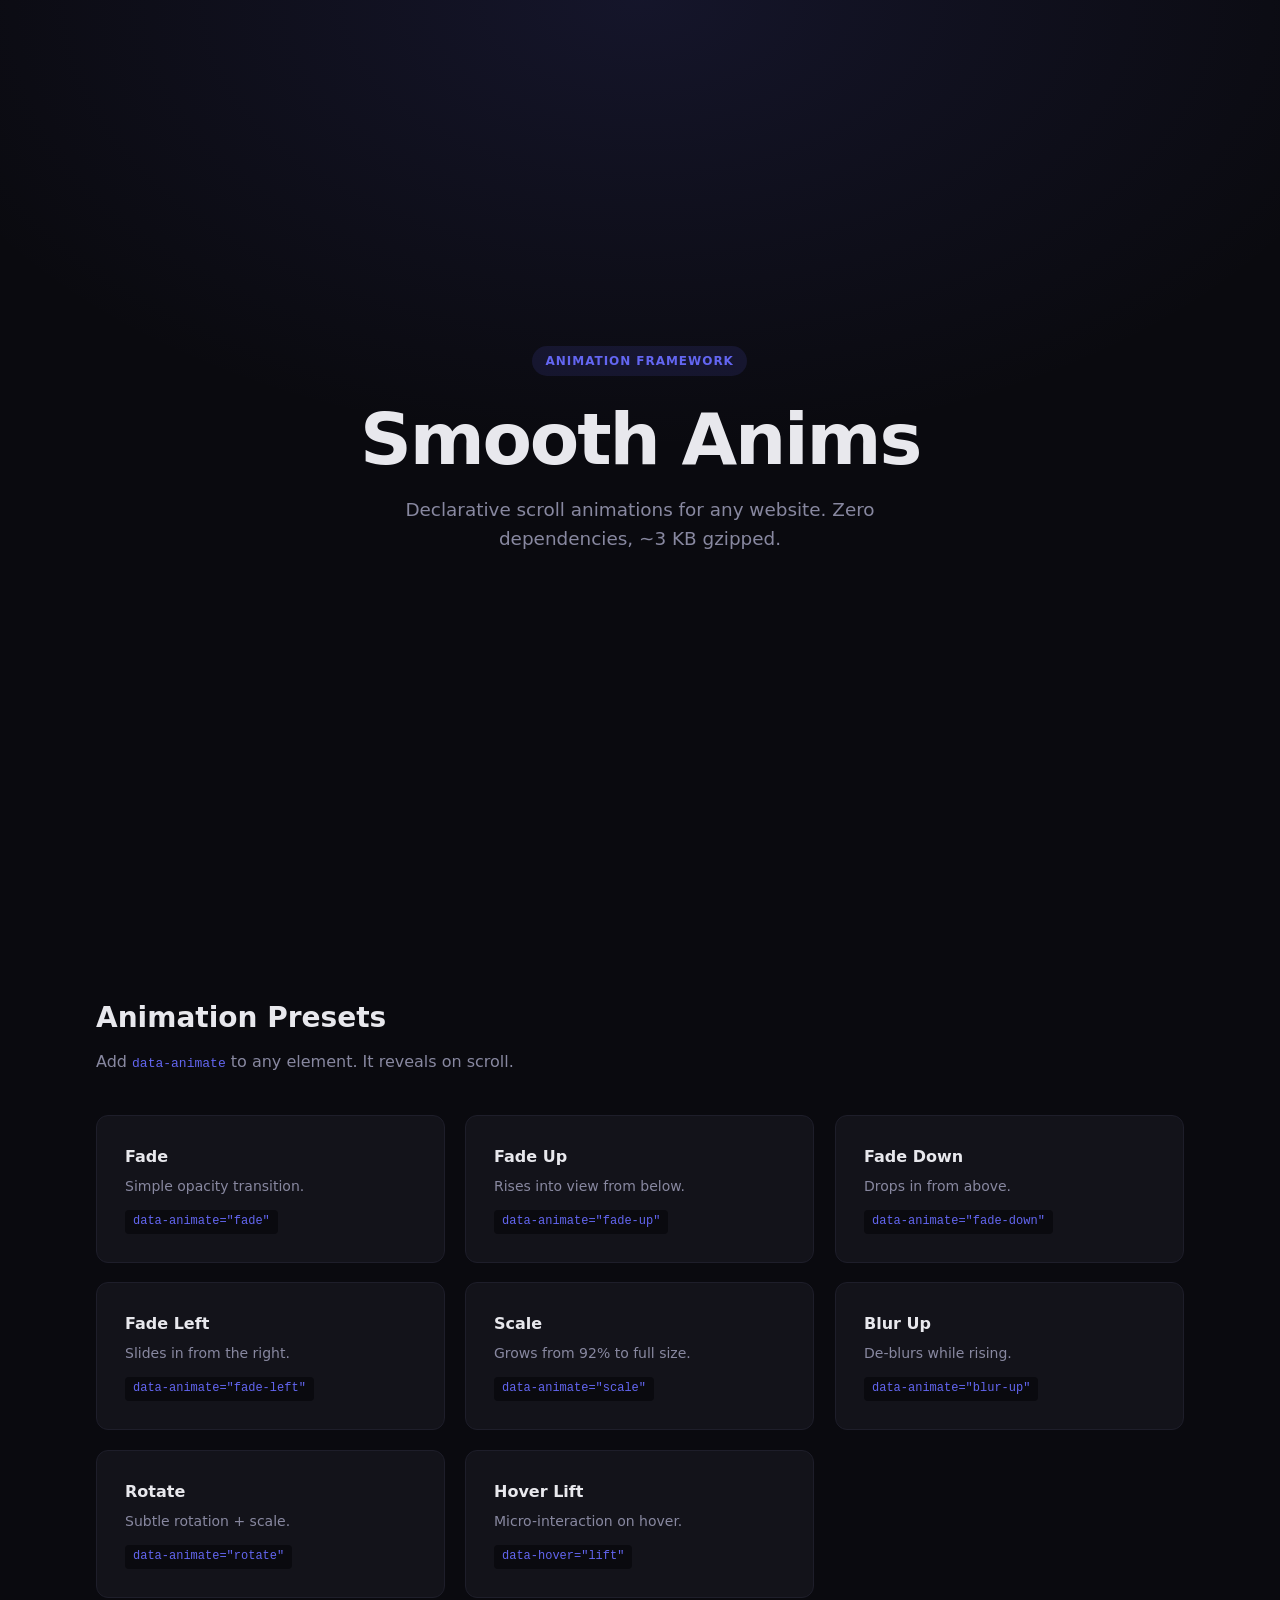
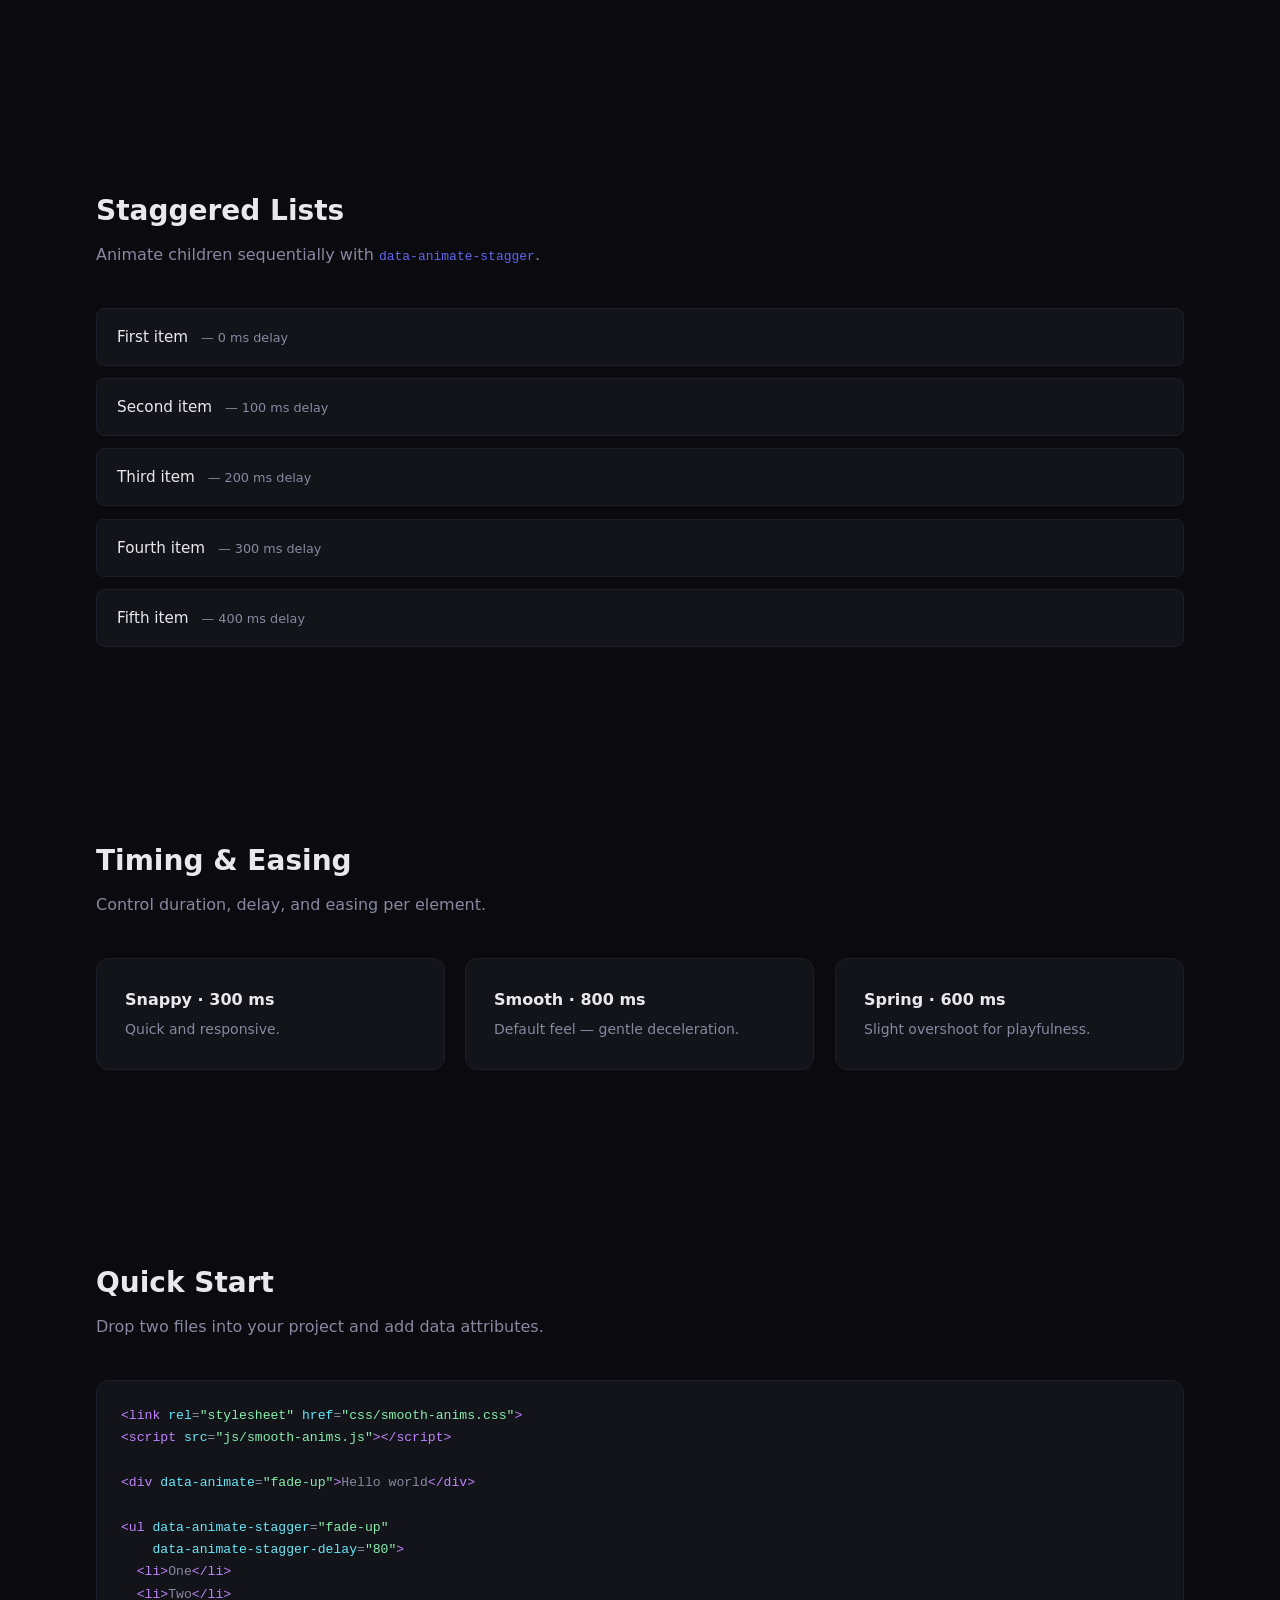
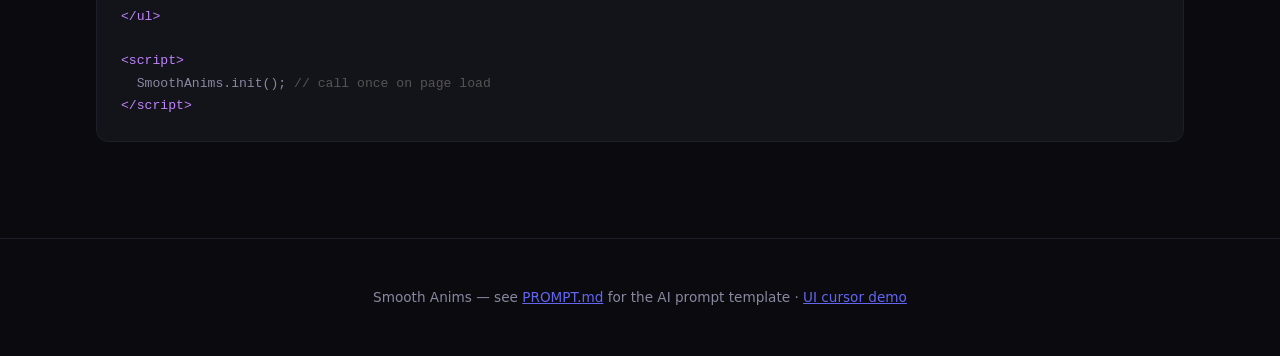
<file: index.html>
<!DOCTYPE html>
<html lang="en">
<head>
  <meta charset="UTF-8">
  <meta name="viewport" content="width=device-width, initial-scale=1.0">
  <title>Smooth Anims — Demo</title>
  <link rel="stylesheet" href="css/smooth-anims.css">
  <style>
    *, *::before, *::after { box-sizing: border-box; margin: 0; padding: 0; }

    :root {
      --bg: #0a0a0f;
      --surface: #13131a;
      --border: #1e1e2a;
      --text: #e8e8ed;
      --muted: #8888a0;
      --accent: #6366f1;
      --accent-soft: rgba(99, 102, 241, 0.12);
    }

    html { scroll-behavior: smooth; }

    body {
      font-family: system-ui, -apple-system, 'Segoe UI', sans-serif;
      background: var(--bg);
      color: var(--text);
      line-height: 1.6;
      overflow-x: hidden;
    }

    .hero {
      min-height: 100vh;
      display: flex;
      flex-direction: column;
      align-items: center;
      justify-content: center;
      text-align: center;
      padding: 2rem;
      position: relative;
    }

    .hero::before {
      content: '';
      position: absolute;
      inset: 0;
      background: radial-gradient(ellipse 60% 50% at 50% 0%, var(--accent-soft), transparent);
      pointer-events: none;
    }

    .hero h1 {
      font-size: clamp(2.5rem, 6vw, 4.5rem);
      font-weight: 700;
      letter-spacing: -0.03em;
      line-height: 1.1;
    }

    .hero p {
      font-size: 1.15rem;
      color: var(--muted);
      max-width: 32rem;
      margin-top: 1rem;
    }

    .badge {
      display: inline-block;
      font-size: 0.75rem;
      font-weight: 600;
      letter-spacing: 0.08em;
      text-transform: uppercase;
      color: var(--accent);
      background: var(--accent-soft);
      padding: 0.35rem 0.85rem;
      border-radius: 999px;
      margin-bottom: 1.5rem;
    }

    section {
      max-width: 72rem;
      margin: 0 auto;
      padding: 6rem 2rem;
    }

    section h2 {
      font-size: 1.75rem;
      font-weight: 600;
      margin-bottom: 0.5rem;
    }

    section > p.desc {
      color: var(--muted);
      margin-bottom: 2.5rem;
    }

    .grid {
      display: grid;
      grid-template-columns: repeat(auto-fill, minmax(260px, 1fr));
      gap: 1.25rem;
    }

    .card {
      background: var(--surface);
      border: 1px solid var(--border);
      border-radius: 12px;
      padding: 1.75rem;
    }

    .card h3 {
      font-size: 1rem;
      font-weight: 600;
      margin-bottom: 0.35rem;
    }

    .card p {
      font-size: 0.875rem;
      color: var(--muted);
    }

    .card code {
      display: inline-block;
      font-size: 0.75rem;
      background: var(--bg);
      padding: 0.15rem 0.5rem;
      border-radius: 4px;
      margin-top: 0.75rem;
      color: var(--accent);
    }

    .stagger-list {
      list-style: none;
      display: flex;
      flex-direction: column;
      gap: 0.75rem;
    }

    .stagger-list li {
      background: var(--surface);
      border: 1px solid var(--border);
      border-radius: 8px;
      padding: 1rem 1.25rem;
      font-size: 0.95rem;
    }

    .stagger-list li span {
      color: var(--muted);
      font-size: 0.8rem;
      margin-left: 0.5rem;
    }

    .code-block {
      background: var(--surface);
      border: 1px solid var(--border);
      border-radius: 12px;
      padding: 1.5rem;
      overflow-x: auto;
      font-family: 'Cascadia Code', 'Fira Code', monospace;
      font-size: 0.82rem;
      line-height: 1.7;
      color: var(--muted);
    }

    .code-block .kw { color: #c084fc; }
    .code-block .attr { color: #67e8f9; }
    .code-block .val { color: #86efac; }

    footer {
      text-align: center;
      padding: 3rem 2rem;
      color: var(--muted);
      font-size: 0.85rem;
      border-top: 1px solid var(--border);
    }
  </style>
</head>
<body>

  <!-- Hero -->
  <header class="hero">
    <span class="badge" data-animate="fade" data-animate-delay="0">Animation Framework</span>
    <h1 data-animate="fade-up" data-animate-delay="100">Smooth Anims</h1>
    <p data-animate="fade-up" data-animate-delay="200">
      Declarative scroll animations for any website. Zero dependencies, ~3 KB gzipped.
    </p>
  </header>

  <!-- Presets -->
  <section>
    <h2 data-animate="fade-up">Animation Presets</h2>
    <p class="desc" data-animate="fade-up" data-animate-delay="80">
      Add <code style="color:var(--accent)">data-animate</code> to any element. It reveals on scroll.
    </p>

    <div class="grid">
      <div class="card" data-animate="fade" data-animate-delay="0">
        <h3>Fade</h3>
        <p>Simple opacity transition.</p>
        <code>data-animate="fade"</code>
      </div>
      <div class="card" data-animate="fade-up" data-animate-delay="80">
        <h3>Fade Up</h3>
        <p>Rises into view from below.</p>
        <code>data-animate="fade-up"</code>
      </div>
      <div class="card" data-animate="fade-down" data-animate-delay="160">
        <h3>Fade Down</h3>
        <p>Drops in from above.</p>
        <code>data-animate="fade-down"</code>
      </div>
      <div class="card" data-animate="fade-left" data-animate-delay="240">
        <h3>Fade Left</h3>
        <p>Slides in from the right.</p>
        <code>data-animate="fade-left"</code>
      </div>
      <div class="card" data-animate="scale" data-animate-delay="0">
        <h3>Scale</h3>
        <p>Grows from 92% to full size.</p>
        <code>data-animate="scale"</code>
      </div>
      <div class="card" data-animate="blur-up" data-animate-delay="80">
        <h3>Blur Up</h3>
        <p>De-blurs while rising.</p>
        <code>data-animate="blur-up"</code>
      </div>
      <div class="card" data-animate="rotate" data-animate-delay="160">
        <h3>Rotate</h3>
        <p>Subtle rotation + scale.</p>
        <code>data-animate="rotate"</code>
      </div>
      <div class="card" data-hover="lift" data-animate="fade-up" data-animate-delay="240">
        <h3>Hover Lift</h3>
        <p>Micro-interaction on hover.</p>
        <code>data-hover="lift"</code>
      </div>
    </div>
  </section>

  <!-- Stagger -->
  <section>
    <h2 data-animate="fade-up">Staggered Lists</h2>
    <p class="desc" data-animate="fade-up" data-animate-delay="80">
      Animate children sequentially with <code style="color:var(--accent)">data-animate-stagger</code>.
    </p>

    <ul class="stagger-list" data-animate-stagger="fade-up" data-animate-stagger-delay="100">
      <li>First item <span>— 0 ms delay</span></li>
      <li>Second item <span>— 100 ms delay</span></li>
      <li>Third item <span>— 200 ms delay</span></li>
      <li>Fourth item <span>— 300 ms delay</span></li>
      <li>Fifth item <span>— 400 ms delay</span></li>
    </ul>
  </section>

  <!-- Timing -->
  <section>
    <h2 data-animate="fade-up">Timing &amp; Easing</h2>
    <p class="desc" data-animate="fade-up" data-animate-delay="80">
      Control duration, delay, and easing per element.
    </p>

    <div class="grid">
      <div class="card" data-animate="fade-up" data-animate-duration="300" data-animate-ease="snappy">
        <h3>Snappy · 300 ms</h3>
        <p>Quick and responsive.</p>
      </div>
      <div class="card" data-animate="fade-up" data-animate-duration="800" data-animate-ease="smooth">
        <h3>Smooth · 800 ms</h3>
        <p>Default feel — gentle deceleration.</p>
      </div>
      <div class="card" data-animate="scale" data-animate-duration="600" data-animate-ease="spring">
        <h3>Spring · 600 ms</h3>
        <p>Slight overshoot for playfulness.</p>
      </div>
    </div>
  </section>

  <!-- Usage -->
  <section>
    <h2 data-animate="fade-up">Quick Start</h2>
    <p class="desc" data-animate="fade-up" data-animate-delay="80">
      Drop two files into your project and add data attributes.
    </p>

    <pre class="code-block" data-animate="fade-up" data-animate-delay="160"><span class="kw">&lt;link</span> <span class="attr">rel</span>=<span class="val">"stylesheet"</span> <span class="attr">href</span>=<span class="val">"css/smooth-anims.css"</span><span class="kw">&gt;</span>
<span class="kw">&lt;script</span> <span class="attr">src</span>=<span class="val">"js/smooth-anims.js"</span><span class="kw">&gt;&lt;/script&gt;</span>

<span class="kw">&lt;div</span> <span class="attr">data-animate</span>=<span class="val">"fade-up"</span><span class="kw">&gt;</span>Hello world<span class="kw">&lt;/div&gt;</span>

<span class="kw">&lt;ul</span> <span class="attr">data-animate-stagger</span>=<span class="val">"fade-up"</span>
    <span class="attr">data-animate-stagger-delay</span>=<span class="val">"80"</span><span class="kw">&gt;</span>
  <span class="kw">&lt;li&gt;</span>One<span class="kw">&lt;/li&gt;</span>
  <span class="kw">&lt;li&gt;</span>Two<span class="kw">&lt;/li&gt;</span>
<span class="kw">&lt;/ul&gt;</span>

<span class="kw">&lt;script&gt;</span>
  SmoothAnims.init(); <span style="color:#555">// call once on page load</span>
<span class="kw">&lt;/script&gt;</span></pre>
  </section>

  <footer data-animate="fade">
    Smooth Anims — see <a href="PROMPT.md" style="color:var(--accent)">PROMPT.md</a> for the AI prompt template · <a href="demo.html" style="color:var(--accent)">UI cursor demo</a>
  </footer>

  <script src="js/smooth-anims.js"></script>
  <script>SmoothAnims.init();</script>
</body>
</html>
</file>
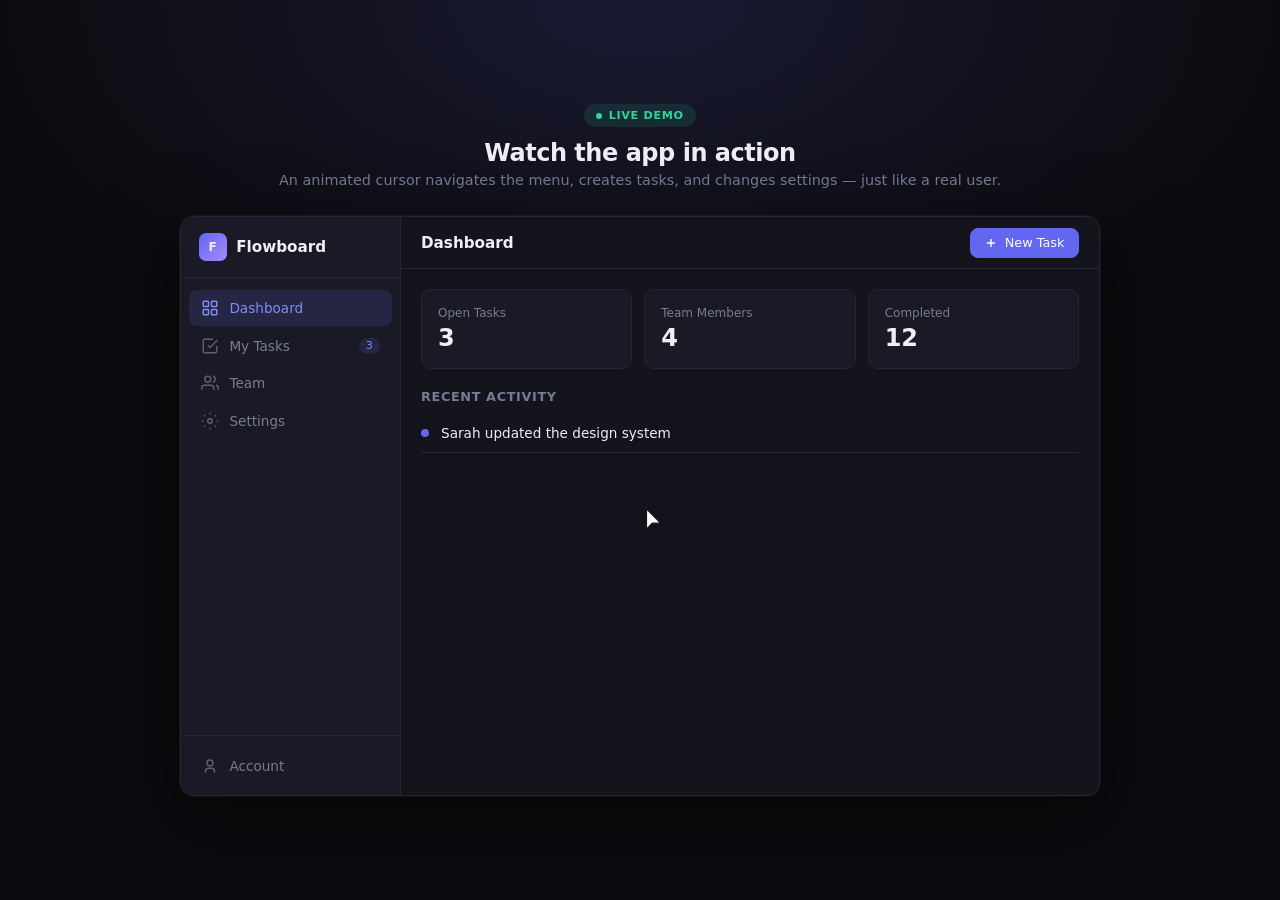
<file: demo.html>
<!DOCTYPE html>
<html lang="en">
<head>
  <meta charset="UTF-8">
  <meta name="viewport" content="width=device-width, initial-scale=1.0">
  <title>Flowboard — UI Animation Demo</title>
  <link rel="stylesheet" href="css/demo-app.css">
</head>
<body>

  <div class="demo-page">
    <header class="demo-header">
      <div class="demo-badge">Live demo</div>
      <h1>Watch the app in action</h1>
      <p>An animated cursor navigates the menu, creates tasks, and changes settings — just like a real user.</p>
    </header>

    <div class="app-window" id="app-window">

      <!-- Animated cursor -->
      <div class="demo-cursor">
        <svg viewBox="0 0 24 24" fill="none" xmlns="http://www.w3.org/2000/svg">
          <path d="M5.5 3.21V20.8c0 .45.54.67.85.35l4.86-4.86a.5.5 0 0 1 .35-.15h6.87a.5.5 0 0 0 .35-.85L6.35 2.86a.5.5 0 0 0-.85.35Z" fill="#fff" stroke="#1a1a26" stroke-width="1.2"/>
        </svg>
      </div>

      <!-- Sidebar -->
      <aside class="app-sidebar">
        <div class="app-logo">
          <div class="app-logo-icon">F</div>
          Flowboard
        </div>

        <nav class="app-nav">
          <button class="nav-item active" data-panel="dashboard">
            <svg viewBox="0 0 24 24" fill="none" stroke="currentColor" stroke-width="2"><rect x="3" y="3" width="7" height="7" rx="1"/><rect x="14" y="3" width="7" height="7" rx="1"/><rect x="3" y="14" width="7" height="7" rx="1"/><rect x="14" y="14" width="7" height="7" rx="1"/></svg>
            Dashboard
          </button>
          <button class="nav-item" data-panel="tasks">
            <svg viewBox="0 0 24 24" fill="none" stroke="currentColor" stroke-width="2"><path d="M9 11l3 3L22 4"/><path d="M21 12v7a2 2 0 0 1-2 2H5a2 2 0 0 1-2-2V5a2 2 0 0 1 2-2h11"/></svg>
            My Tasks
            <span class="nav-badge" id="nav-badge-tasks">3</span>
          </button>
          <button class="nav-item" data-panel="team">
            <svg viewBox="0 0 24 24" fill="none" stroke="currentColor" stroke-width="2"><path d="M17 21v-2a4 4 0 0 0-4-4H5a4 4 0 0 0-4 4v2"/><circle cx="9" cy="7" r="4"/><path d="M23 21v-2a4 4 0 0 0-3-3.87"/><path d="M16 3.13a4 4 0 0 1 0 7.75"/></svg>
            Team
          </button>
          <button class="nav-item" data-panel="settings">
            <svg viewBox="0 0 24 24" fill="none" stroke="currentColor" stroke-width="2"><circle cx="12" cy="12" r="3"/><path d="M12 1v2M12 21v2M4.22 4.22l1.42 1.42M18.36 18.36l1.42 1.42M1 12h2M21 12h2M4.22 19.78l1.42-1.42M18.36 5.64l1.42-1.42"/></svg>
            Settings
          </button>
        </nav>

        <div class="app-sidebar-footer">
          <button class="nav-item" data-panel="settings">
            <svg viewBox="0 0 24 24" fill="none" stroke="currentColor" stroke-width="2"><circle cx="12" cy="8" r="4"/><path d="M6 21v-2a4 4 0 0 1 4-4h4a4 4 0 0 1 4 4v2"/></svg>
            Account
          </button>
        </div>
      </aside>

      <!-- Main -->
      <div class="app-main">
        <header class="app-topbar">
          <span class="topbar-title" id="topbar-title">Dashboard</span>
          <div class="topbar-spacer"></div>
          <button class="topbar-btn primary" id="btn-new-task">
            <svg viewBox="0 0 24 24" fill="none" stroke="currentColor" stroke-width="2.5"><path d="M12 5v14M5 12h14"/></svg>
            New Task
          </button>
        </header>

        <div class="app-content">

          <!-- Dashboard -->
          <div class="panel active" id="panel-dashboard">
            <div class="stats-row">
              <div class="stat-card">
                <div class="label">Open Tasks</div>
                <div class="value" id="stat-tasks">3</div>
              </div>
              <div class="stat-card">
                <div class="label">Team Members</div>
                <div class="value">4</div>
              </div>
              <div class="stat-card">
                <div class="label">Completed</div>
                <div class="value">12</div>
              </div>
            </div>

            <div class="recent-title">Recent Activity</div>
            <div class="activity-item visible">
              <div class="activity-dot"></div>
              <span>Sarah updated the design system</span>
            </div>
            <div class="activity-item visible">
              <div class="activity-dot" style="background:#34d399"></div>
              <span>Marc completed "API integration"</span>
            </div>
            <div class="activity-item" id="activity-new">
              <div class="activity-dot" style="background:#fbbf24"></div>
              <span>New task added to backlog</span>
            </div>
          </div>

          <!-- Tasks -->
          <div class="panel" id="panel-tasks">
            <div class="task-list" id="task-list">
              <div class="task-item visible">
                <div class="task-check"></div>
                <span class="task-label">Review pull request #42</span>
                <span class="task-priority">High</span>
              </div>
              <div class="task-item visible">
                <div class="task-check checked"></div>
                <span class="task-label">Update documentation</span>
                <span class="task-priority" style="background:rgba(52,211,153,0.12);color:#34d399">Done</span>
              </div>
              <div class="task-item visible">
                <div class="task-check"></div>
                <span class="task-label">Fix mobile layout bug</span>
                <span class="task-priority">Medium</span>
              </div>
            </div>
          </div>

          <!-- Team -->
          <div class="panel" id="panel-team">
            <div class="team-grid">
              <div class="member-card">
                <div class="member-avatar" style="background:#6366f1">SL</div>
                <div class="member-info">
                  <div class="name">Sarah Lee</div>
                  <div class="role">Design Lead</div>
                </div>
              </div>
              <div class="member-card">
                <div class="member-avatar" style="background:#34d399">MK</div>
                <div class="member-info">
                  <div class="name">Marc Klein</div>
                  <div class="role">Backend Engineer</div>
                </div>
              </div>
              <div class="member-card">
                <div class="member-avatar" style="background:#f472b6">AJ</div>
                <div class="member-info">
                  <div class="name">Alex Jordan</div>
                  <div class="role">Product Manager</div>
                </div>
              </div>
              <div class="member-card">
                <div class="member-avatar" style="background:#fbbf24">RP</div>
                <div class="member-info">
                  <div class="name">Riya Patel</div>
                  <div class="role">Frontend Engineer</div>
                </div>
              </div>
            </div>
          </div>

          <!-- Settings -->
          <div class="panel" id="panel-settings">
            <div class="settings-group">
              <h3>Notifications</h3>
              <div class="setting-row">
                <span>Push notifications</span>
                <button class="toggle" id="toggle-notifications" aria-label="Toggle notifications"></button>
              </div>
              <div class="setting-row">
                <span>Email digest</span>
                <button class="toggle on" aria-label="Toggle email digest"></button>
              </div>
            </div>
            <div class="settings-group">
              <h3>Appearance</h3>
              <div class="setting-row">
                <span>Dark mode</span>
                <button class="toggle on" id="toggle-darkmode" aria-label="Toggle dark mode"></button>
              </div>
            </div>
          </div>

          <!-- Modal -->
          <div class="modal-backdrop" id="modal-backdrop"></div>
          <div class="modal" id="task-modal">
            <h3>Create new task</h3>
            <input type="text" id="task-input" placeholder="Task name…" autocomplete="off">
            <div class="modal-actions">
              <button class="modal-btn" id="btn-cancel">Cancel</button>
              <button class="modal-btn primary" id="btn-save">Save Task</button>
            </div>
          </div>

        </div>
      </div>
    </div>
  </div>

  <script src="js/demo-cursor.js"></script>
  <script src="js/demo-app.js"></script>
</body>
</html>
</file>
<file: css/smooth-anims.css>
/**
 * Smooth Anims — CSS foundation
 * @see AGENTS.md  Presets, attributes, and integration guide for AI agents
 */

:root {
  --sa-duration: 600ms;
  --sa-delay: 0ms;
  --sa-ease: cubic-bezier(0.22, 1, 0.36, 1);
  --sa-distance: 2rem;
  --sa-scale-from: 0.92;
  --sa-blur-from: 8px;
  --sa-stagger: 80ms;
}

/* ── Base state (hidden until revealed) ─────────────────────────────── */

[data-animate] {
  opacity: 0;
  will-change: opacity, transform, filter;
  transition:
    opacity var(--sa-duration) var(--sa-ease) var(--sa-delay),
    transform var(--sa-duration) var(--sa-ease) var(--sa-delay),
    filter var(--sa-duration) var(--sa-ease) var(--sa-delay);
}

[data-animate].sa-visible {
  opacity: 1;
  transform: none;
  filter: none;
}

/* ── Presets ──────────────────────────────────────────────────────── */

[data-animate="fade"] {
  /* opacity only */
}

[data-animate="fade-up"] {
  transform: translateY(var(--sa-distance));
}

[data-animate="fade-down"] {
  transform: translateY(calc(var(--sa-distance) * -1));
}

[data-animate="fade-left"] {
  transform: translateX(var(--sa-distance));
}

[data-animate="fade-right"] {
  transform: translateX(calc(var(--sa-distance) * -1));
}

[data-animate="scale"] {
  transform: scale(var(--sa-scale-from));
}

[data-animate="scale-up"] {
  transform: scale(var(--sa-scale-from)) translateY(var(--sa-distance));
}

[data-animate="blur"] {
  filter: blur(var(--sa-blur-from));
}

[data-animate="blur-up"] {
  transform: translateY(var(--sa-distance));
  filter: blur(var(--sa-blur-from));
}

[data-animate="rotate"] {
  transform: rotate(-6deg) scale(var(--sa-scale-from));
  transform-origin: center bottom;
}

[data-animate="clip-up"] {
  clip-path: inset(100% 0 0 0);
  opacity: 1;
  transition:
    clip-path var(--sa-duration) var(--sa-ease) var(--sa-delay),
    transform var(--sa-duration) var(--sa-ease) var(--sa-delay);
}

[data-animate="clip-up"].sa-visible {
  clip-path: inset(0 0 0 0);
}

/* ── Per-element timing overrides ───────────────────────────────────── */

[data-animate-duration] {
  --sa-duration: attr(data-animate-duration ms, 600ms);
}

[data-animate-delay] {
  --sa-delay: attr(data-animate-delay ms, 0ms);
}

/* Inline style overrides via JS are preferred; these work as fallbacks */
[data-animate-duration="300"] { --sa-duration: 300ms; }
[data-animate-duration="400"] { --sa-duration: 400ms; }
[data-animate-duration="500"] { --sa-duration: 500ms; }
[data-animate-duration="600"] { --sa-duration: 600ms; }
[data-animate-duration="800"] { --sa-duration: 800ms; }
[data-animate-duration="1000"] { --sa-duration: 1000ms; }
[data-animate-duration="1200"] { --sa-duration: 1200ms; }

[data-animate-ease="linear"]       { --sa-ease: linear; }
[data-animate-ease="ease-out"]      { --sa-ease: ease-out; }
[data-animate-ease="ease-in-out"]   { --sa-ease: ease-in-out; }
[data-animate-ease="spring"]        { --sa-ease: cubic-bezier(0.34, 1.56, 0.64, 1); }
[data-animate-ease="smooth"]        { --sa-ease: cubic-bezier(0.22, 1, 0.36, 1); }
[data-animate-ease="snappy"]        { --sa-ease: cubic-bezier(0.16, 1, 0.3, 1); }

/* ── Stagger container ────────────────────────────────────────────── */

[data-animate-stagger] > * {
  opacity: 0;
  will-change: opacity, transform, filter;
  transition:
    opacity var(--sa-duration) var(--sa-ease),
    transform var(--sa-duration) var(--sa-ease),
    filter var(--sa-duration) var(--sa-ease);
}

[data-animate-stagger] > *.sa-visible {
  opacity: 1;
  transform: none;
  filter: none;
}

/* Child inherits parent's animation type via data-animate on container */
[data-animate-stagger="fade-up"] > *       { transform: translateY(var(--sa-distance)); }
[data-animate-stagger="fade-down"] > *     { transform: translateY(calc(var(--sa-distance) * -1)); }
[data-animate-stagger="fade-left"] > *     { transform: translateX(var(--sa-distance)); }
[data-animate-stagger="fade-right"] > *    { transform: translateX(calc(var(--sa-distance) * -1)); }
[data-animate-stagger="scale"] > *         { transform: scale(var(--sa-scale-from)); }
[data-animate-stagger="fade"] > *          { /* opacity only */ }

/* ── Hover micro-interactions ─────────────────────────────────────── */

[data-hover="lift"] {
  transition: transform 300ms var(--sa-ease), box-shadow 300ms var(--sa-ease);
}

[data-hover="lift"]:hover {
  transform: translateY(-4px);
}

[data-hover="scale"] {
  transition: transform 300ms var(--sa-ease);
}

[data-hover="scale"]:hover {
  transform: scale(1.03);
}

[data-hover="glow"] {
  transition: box-shadow 300ms var(--sa-ease);
}

[data-hover="glow"]:hover {
  box-shadow: 0 8px 32px rgba(99, 102, 241, 0.25);
}

/* ── Parallax helper ──────────────────────────────────────────────── */

[data-parallax] {
  will-change: transform;
  transition: none;
}

/* ── Reduced motion ───────────────────────────────────────────────── */

@media (prefers-reduced-motion: reduce) {
  [data-animate],
  [data-animate-stagger] > *,
  [data-hover] {
    transition-duration: 0.01ms !important;
    animation-duration: 0.01ms !important;
  }

  [data-animate],
  [data-animate-stagger] > * {
    opacity: 1;
    transform: none;
    filter: none;
    clip-path: none;
  }
}
</file>
<file: css/demo-app.css>
/* ── Demo App UI ──────────────────────────────────────────────────── */

*, *::before, *::after { box-sizing: border-box; margin: 0; padding: 0; }

:root {
  --bg: #0c0c10;
  --surface: #14141c;
  --surface-2: #1a1a26;
  --border: #252533;
  --text: #eeeef4;
  --muted: #7a7a94;
  --accent: #6366f1;
  --accent-hover: #818cf8;
  --accent-soft: rgba(99, 102, 241, 0.15);
  --green: #34d399;
  --green-soft: rgba(52, 211, 153, 0.12);
  --sidebar-w: 220px;
  --topbar-h: 52px;
  --ease: cubic-bezier(0.22, 1, 0.36, 1);
  --ease-spring: cubic-bezier(0.34, 1.56, 0.64, 1);
}

html, body {
  height: 100%;
  font-family: 'Segoe UI', system-ui, -apple-system, sans-serif;
  background: var(--bg);
  color: var(--text);
  overflow: hidden;
}

/* ── Page chrome ─────────────────────────────────────────────────── */

.demo-page {
  min-height: 100vh;
  display: flex;
  flex-direction: column;
  align-items: center;
  justify-content: center;
  padding: 2rem;
  background:
    radial-gradient(ellipse 50% 40% at 50% 0%, var(--accent-soft), transparent),
    var(--bg);
}

.demo-header {
  text-align: center;
  margin-bottom: 1.75rem;
}

.demo-header h1 {
  font-size: 1.5rem;
  font-weight: 600;
  letter-spacing: -0.02em;
}

.demo-header p {
  color: var(--muted);
  font-size: 0.9rem;
  margin-top: 0.35rem;
}

.demo-badge {
  display: inline-flex;
  align-items: center;
  gap: 0.4rem;
  font-size: 0.7rem;
  font-weight: 600;
  letter-spacing: 0.06em;
  text-transform: uppercase;
  color: var(--green);
  background: var(--green-soft);
  padding: 0.3rem 0.75rem;
  border-radius: 999px;
  margin-bottom: 0.75rem;
}

.demo-badge::before {
  content: '';
  width: 6px;
  height: 6px;
  border-radius: 50%;
  background: var(--green);
  animation: pulse-dot 1.5s ease infinite;
}

@keyframes pulse-dot {
  0%, 100% { opacity: 1; transform: scale(1); }
  50% { opacity: 0.5; transform: scale(0.85); }
}

/* ── App window ──────────────────────────────────────────────────── */

.app-window {
  width: min(920px, 95vw);
  height: min(580px, 80vh);
  background: var(--surface);
  border: 1px solid var(--border);
  border-radius: 14px;
  overflow: hidden;
  display: flex;
  box-shadow:
    0 0 0 1px rgba(255,255,255,0.04),
    0 24px 80px rgba(0,0,0,0.55);
  position: relative;
  user-select: none;
}

/* ── Sidebar ─────────────────────────────────────────────────────── */

.app-sidebar {
  width: var(--sidebar-w);
  background: var(--surface-2);
  border-right: 1px solid var(--border);
  display: flex;
  flex-direction: column;
  flex-shrink: 0;
  transition: transform 400ms var(--ease);
}

.app-logo {
  display: flex;
  align-items: center;
  gap: 0.6rem;
  padding: 1rem 1.1rem;
  font-weight: 700;
  font-size: 0.95rem;
  border-bottom: 1px solid var(--border);
}

.app-logo-icon {
  width: 28px;
  height: 28px;
  background: linear-gradient(135deg, var(--accent), #a78bfa);
  border-radius: 7px;
  display: grid;
  place-items: center;
  font-size: 0.75rem;
}

.app-nav {
  flex: 1;
  padding: 0.75rem 0.5rem;
  display: flex;
  flex-direction: column;
  gap: 2px;
}

.nav-item {
  display: flex;
  align-items: center;
  gap: 0.65rem;
  padding: 0.55rem 0.75rem;
  border-radius: 8px;
  font-size: 0.85rem;
  color: var(--muted);
  cursor: pointer;
  transition:
    background 200ms var(--ease),
    color 200ms var(--ease),
    transform 150ms var(--ease);
  border: none;
  background: none;
  width: 100%;
  text-align: left;
  font-family: inherit;
}

.nav-item svg {
  width: 18px;
  height: 18px;
  flex-shrink: 0;
  opacity: 0.7;
}

.nav-item:hover {
  background: rgba(255,255,255,0.04);
  color: var(--text);
}

.nav-item.active {
  background: var(--accent-soft);
  color: var(--accent-hover);
}

.nav-item.active svg { opacity: 1; }

.nav-item.cursor-target {
  outline: 2px solid var(--accent);
  outline-offset: 1px;
}

.nav-item.clicked {
  transform: scale(0.97);
}

.nav-badge {
  margin-left: auto;
  font-size: 0.7rem;
  background: var(--accent-soft);
  color: var(--accent-hover);
  padding: 0.1rem 0.45rem;
  border-radius: 999px;
}

.app-sidebar-footer {
  padding: 0.75rem 0.5rem;
  border-top: 1px solid var(--border);
}

/* ── Main area ───────────────────────────────────────────────────── */

.app-main {
  flex: 1;
  display: flex;
  flex-direction: column;
  min-width: 0;
  position: relative;
}

.app-topbar {
  height: var(--topbar-h);
  border-bottom: 1px solid var(--border);
  display: flex;
  align-items: center;
  padding: 0 1.25rem;
  gap: 1rem;
  flex-shrink: 0;
}

.topbar-title {
  font-size: 0.95rem;
  font-weight: 600;
  transition: opacity 300ms var(--ease);
}

.topbar-spacer { flex: 1; }

.topbar-btn {
  display: flex;
  align-items: center;
  gap: 0.4rem;
  padding: 0.4rem 0.85rem;
  border-radius: 8px;
  font-size: 0.8rem;
  font-weight: 500;
  border: 1px solid var(--border);
  background: var(--surface-2);
  color: var(--text);
  cursor: pointer;
  transition:
    background 200ms var(--ease),
    border-color 200ms var(--ease),
    transform 150ms var(--ease);
  font-family: inherit;
}

.topbar-btn.primary {
  background: var(--accent);
  border-color: var(--accent);
  color: #fff;
}

.topbar-btn:hover {
  border-color: var(--accent);
}

.topbar-btn.primary:hover {
  background: var(--accent-hover);
}

.topbar-btn.clicked {
  transform: scale(0.96);
}

.topbar-btn svg {
  width: 14px;
  height: 14px;
}

/* ── Panels ──────────────────────────────────────────────────────── */

.app-content {
  flex: 1;
  overflow: hidden;
  position: relative;
}

.panel {
  position: absolute;
  inset: 0;
  padding: 1.25rem;
  overflow-y: auto;
  opacity: 0;
  transform: translateX(16px);
  pointer-events: none;
  transition:
    opacity 350ms var(--ease),
    transform 350ms var(--ease);
}

.panel.active {
  opacity: 1;
  transform: none;
  pointer-events: auto;
}

.panel-leaving {
  opacity: 0;
  transform: translateX(-16px);
}

/* Dashboard */
.stats-row {
  display: grid;
  grid-template-columns: repeat(3, 1fr);
  gap: 0.75rem;
  margin-bottom: 1.25rem;
}

.stat-card {
  background: var(--surface-2);
  border: 1px solid var(--border);
  border-radius: 10px;
  padding: 1rem;
}

.stat-card .label {
  font-size: 0.75rem;
  color: var(--muted);
}

.stat-card .value {
  font-size: 1.5rem;
  font-weight: 700;
  margin-top: 0.25rem;
  transition: color 400ms var(--ease);
}

.stat-card .value.highlight {
  color: var(--green);
}

.recent-title {
  font-size: 0.8rem;
  font-weight: 600;
  color: var(--muted);
  text-transform: uppercase;
  letter-spacing: 0.05em;
  margin-bottom: 0.65rem;
}

.activity-item {
  display: flex;
  align-items: center;
  gap: 0.75rem;
  padding: 0.65rem 0;
  border-bottom: 1px solid var(--border);
  font-size: 0.85rem;
  opacity: 0;
  transform: translateY(8px);
  transition:
    opacity 400ms var(--ease),
    transform 400ms var(--ease);
}

.activity-item.visible {
  opacity: 1;
  transform: none;
}

.activity-dot {
  width: 8px;
  height: 8px;
  border-radius: 50%;
  background: var(--accent);
  flex-shrink: 0;
}

/* Tasks */
.task-list {
  display: flex;
  flex-direction: column;
  gap: 0.5rem;
}

.task-item {
  display: flex;
  align-items: center;
  gap: 0.75rem;
  padding: 0.75rem 1rem;
  background: var(--surface-2);
  border: 1px solid var(--border);
  border-radius: 10px;
  font-size: 0.85rem;
  opacity: 0;
  transform: translateY(12px) scale(0.98);
  transition:
    opacity 450ms var(--ease),
    transform 450ms var(--ease-spring),
    border-color 200ms var(--ease);
}

.task-item.visible {
  opacity: 1;
  transform: none;
}

.task-item.new-task {
  border-color: var(--green);
  box-shadow: 0 0 0 1px var(--green-soft);
}

.task-check {
  width: 18px;
  height: 18px;
  border-radius: 5px;
  border: 2px solid var(--border);
  flex-shrink: 0;
  display: grid;
  place-items: center;
  transition:
    background 200ms var(--ease),
    border-color 200ms var(--ease);
}

.task-check.checked {
  background: var(--green);
  border-color: var(--green);
}

.task-check.checked::after {
  content: '';
  width: 5px;
  height: 9px;
  border: 2px solid #fff;
  border-top: none;
  border-left: none;
  transform: rotate(45deg) translate(-1px, -1px);
}

.task-item.done .task-label {
  text-decoration: line-through;
  color: var(--muted);
}

.task-priority {
  margin-left: auto;
  font-size: 0.7rem;
  padding: 0.15rem 0.5rem;
  border-radius: 4px;
  background: rgba(251, 191, 36, 0.12);
  color: #fbbf24;
}

/* Team */
.team-grid {
  display: grid;
  grid-template-columns: repeat(2, 1fr);
  gap: 0.75rem;
}

.member-card {
  display: flex;
  align-items: center;
  gap: 0.75rem;
  padding: 1rem;
  background: var(--surface-2);
  border: 1px solid var(--border);
  border-radius: 10px;
  transition:
    border-color 300ms var(--ease),
    transform 300ms var(--ease);
}

.member-card.selected {
  border-color: var(--accent);
  transform: scale(1.02);
}

.member-avatar {
  width: 36px;
  height: 36px;
  border-radius: 50%;
  display: grid;
  place-items: center;
  font-size: 0.8rem;
  font-weight: 600;
  color: #fff;
}

.member-info .name { font-size: 0.85rem; font-weight: 600; }
.member-info .role { font-size: 0.75rem; color: var(--muted); }

/* Settings */
.settings-group {
  margin-bottom: 1.25rem;
}

.settings-group h3 {
  font-size: 0.75rem;
  text-transform: uppercase;
  letter-spacing: 0.05em;
  color: var(--muted);
  margin-bottom: 0.65rem;
}

.setting-row {
  display: flex;
  align-items: center;
  justify-content: space-between;
  padding: 0.75rem 0;
  border-bottom: 1px solid var(--border);
  font-size: 0.85rem;
}

.toggle {
  width: 40px;
  height: 22px;
  background: var(--border);
  border-radius: 999px;
  position: relative;
  cursor: pointer;
  transition: background 300ms var(--ease);
  border: none;
  flex-shrink: 0;
}

.toggle.on {
  background: var(--accent);
}

.toggle::after {
  content: '';
  position: absolute;
  top: 3px;
  left: 3px;
  width: 16px;
  height: 16px;
  background: #fff;
  border-radius: 50%;
  transition: transform 300ms var(--ease-spring);
}

.toggle.on::after {
  transform: translateX(18px);
}

/* ── Modal ───────────────────────────────────────────────────────── */

.modal-backdrop {
  position: absolute;
  inset: 0;
  background: rgba(0,0,0,0.55);
  opacity: 0;
  pointer-events: none;
  transition: opacity 300ms var(--ease);
  z-index: 10;
}

.modal-backdrop.open {
  opacity: 1;
  pointer-events: auto;
}

.modal {
  position: absolute;
  top: 50%;
  left: 50%;
  transform: translate(-50%, -50%) scale(0.92);
  width: min(340px, 90%);
  background: var(--surface-2);
  border: 1px solid var(--border);
  border-radius: 12px;
  padding: 1.25rem;
  opacity: 0;
  pointer-events: none;
  transition:
    opacity 350ms var(--ease),
    transform 350ms var(--ease-spring);
  z-index: 11;
}

.modal.open {
  opacity: 1;
  transform: translate(-50%, -50%) scale(1);
  pointer-events: auto;
}

.modal h3 {
  font-size: 0.95rem;
  margin-bottom: 1rem;
}

.modal input {
  width: 100%;
  padding: 0.6rem 0.75rem;
  background: var(--surface);
  border: 1px solid var(--border);
  border-radius: 8px;
  color: var(--text);
  font-size: 0.85rem;
  font-family: inherit;
  outline: none;
  transition: border-color 200ms var(--ease);
}

.modal input:focus {
  border-color: var(--accent);
}

.modal input.typing::after {
  content: '|';
}

.modal-actions {
  display: flex;
  justify-content: flex-end;
  gap: 0.5rem;
  margin-top: 1rem;
}

.modal-btn {
  padding: 0.45rem 0.9rem;
  border-radius: 8px;
  font-size: 0.8rem;
  font-weight: 500;
  border: 1px solid var(--border);
  background: transparent;
  color: var(--muted);
  cursor: pointer;
  font-family: inherit;
  transition: transform 150ms var(--ease);
}

.modal-btn.primary {
  background: var(--accent);
  border-color: var(--accent);
  color: #fff;
}

.modal-btn.clicked { transform: scale(0.96); }

/* ── Animated cursor ─────────────────────────────────────────────── */

.demo-cursor {
  position: absolute;
  top: 0;
  left: 0;
  width: 24px;
  height: 24px;
  pointer-events: none;
  z-index: 100;
  transition: opacity 300ms var(--ease);
  opacity: 0;
}

.demo-cursor.visible { opacity: 1; }

.demo-cursor svg {
  width: 24px;
  height: 24px;
  filter: drop-shadow(0 2px 4px rgba(0,0,0,0.4));
}

.demo-cursor.clicking svg {
  transform: scale(0.85);
  transition: transform 80ms var(--ease);
}

.click-ripple {
  position: absolute;
  width: 32px;
  height: 32px;
  border-radius: 50%;
  border: 2px solid rgba(99, 102, 241, 0.6);
  transform: translate(-50%, -50%) scale(0);
  pointer-events: none;
  z-index: 99;
  opacity: 0;
}

.click-ripple.animate {
  animation: ripple 500ms var(--ease) forwards;
}

@keyframes ripple {
  0% { transform: translate(-50%, -50%) scale(0); opacity: 1; }
  100% { transform: translate(-50%, -50%) scale(1.5); opacity: 0; }
}

/* Typing caret in input */
.typing-caret {
  display: inline-block;
  width: 2px;
  height: 1em;
  background: var(--accent);
  margin-left: 1px;
  vertical-align: text-bottom;
  animation: blink 800ms step-end infinite;
}

@keyframes blink {
  0%, 100% { opacity: 1; }
  50% { opacity: 0; }
}

@media (prefers-reduced-motion: reduce) {
  *, *::before, *::after {
    animation-duration: 0.01ms !important;
    transition-duration: 0.01ms !important;
  }
}
</file>
